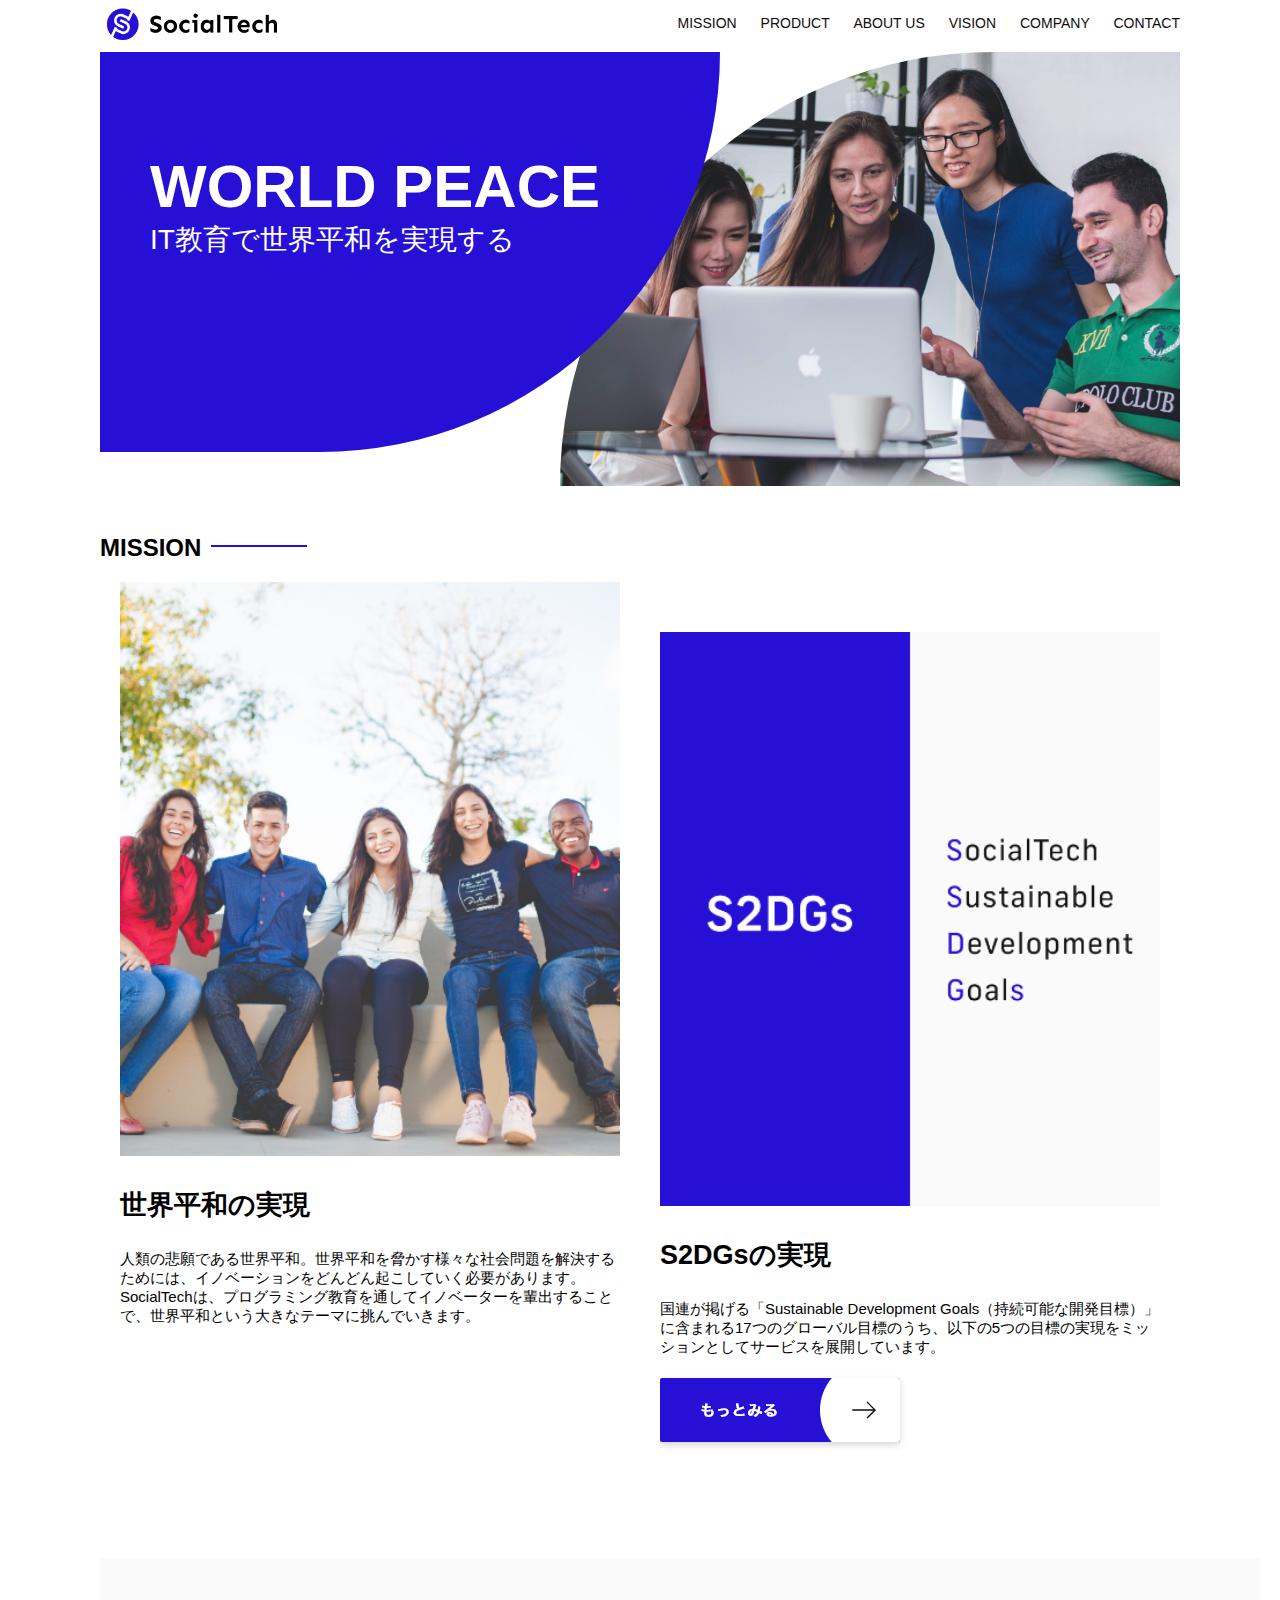
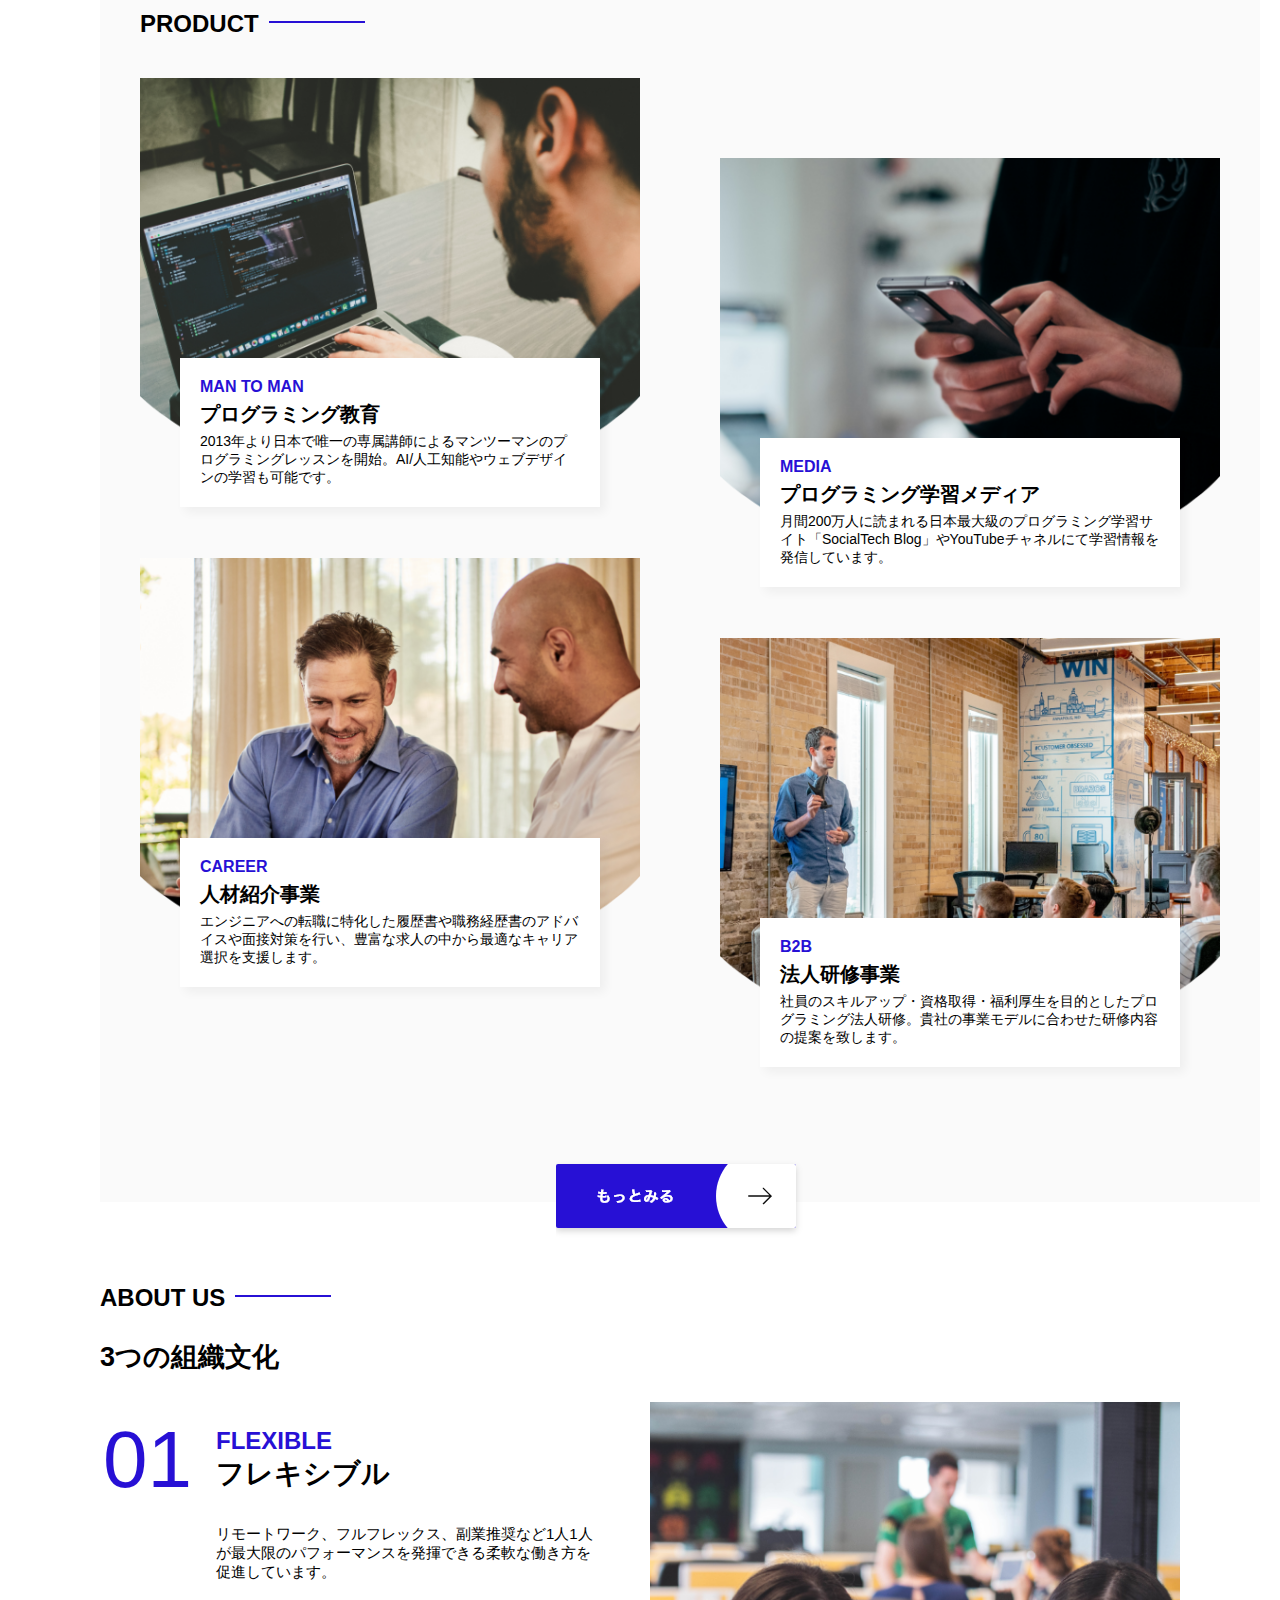
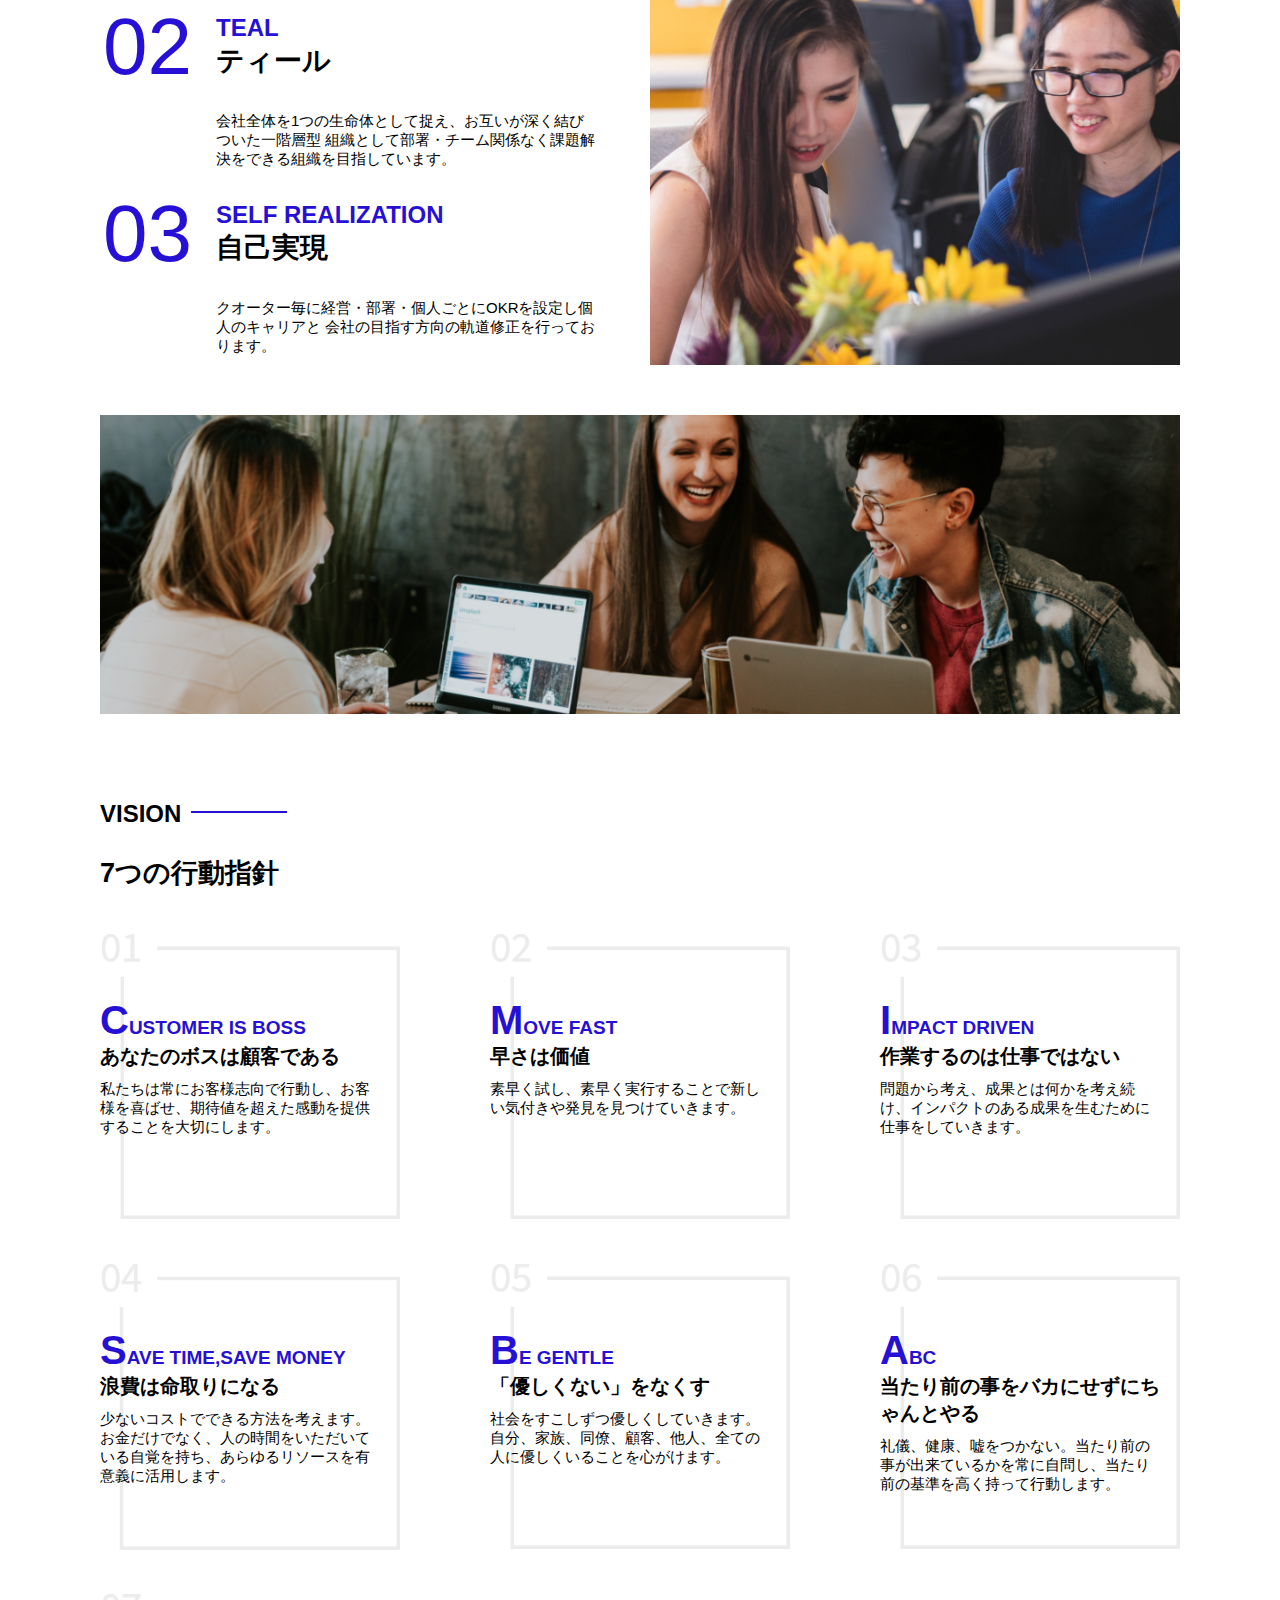
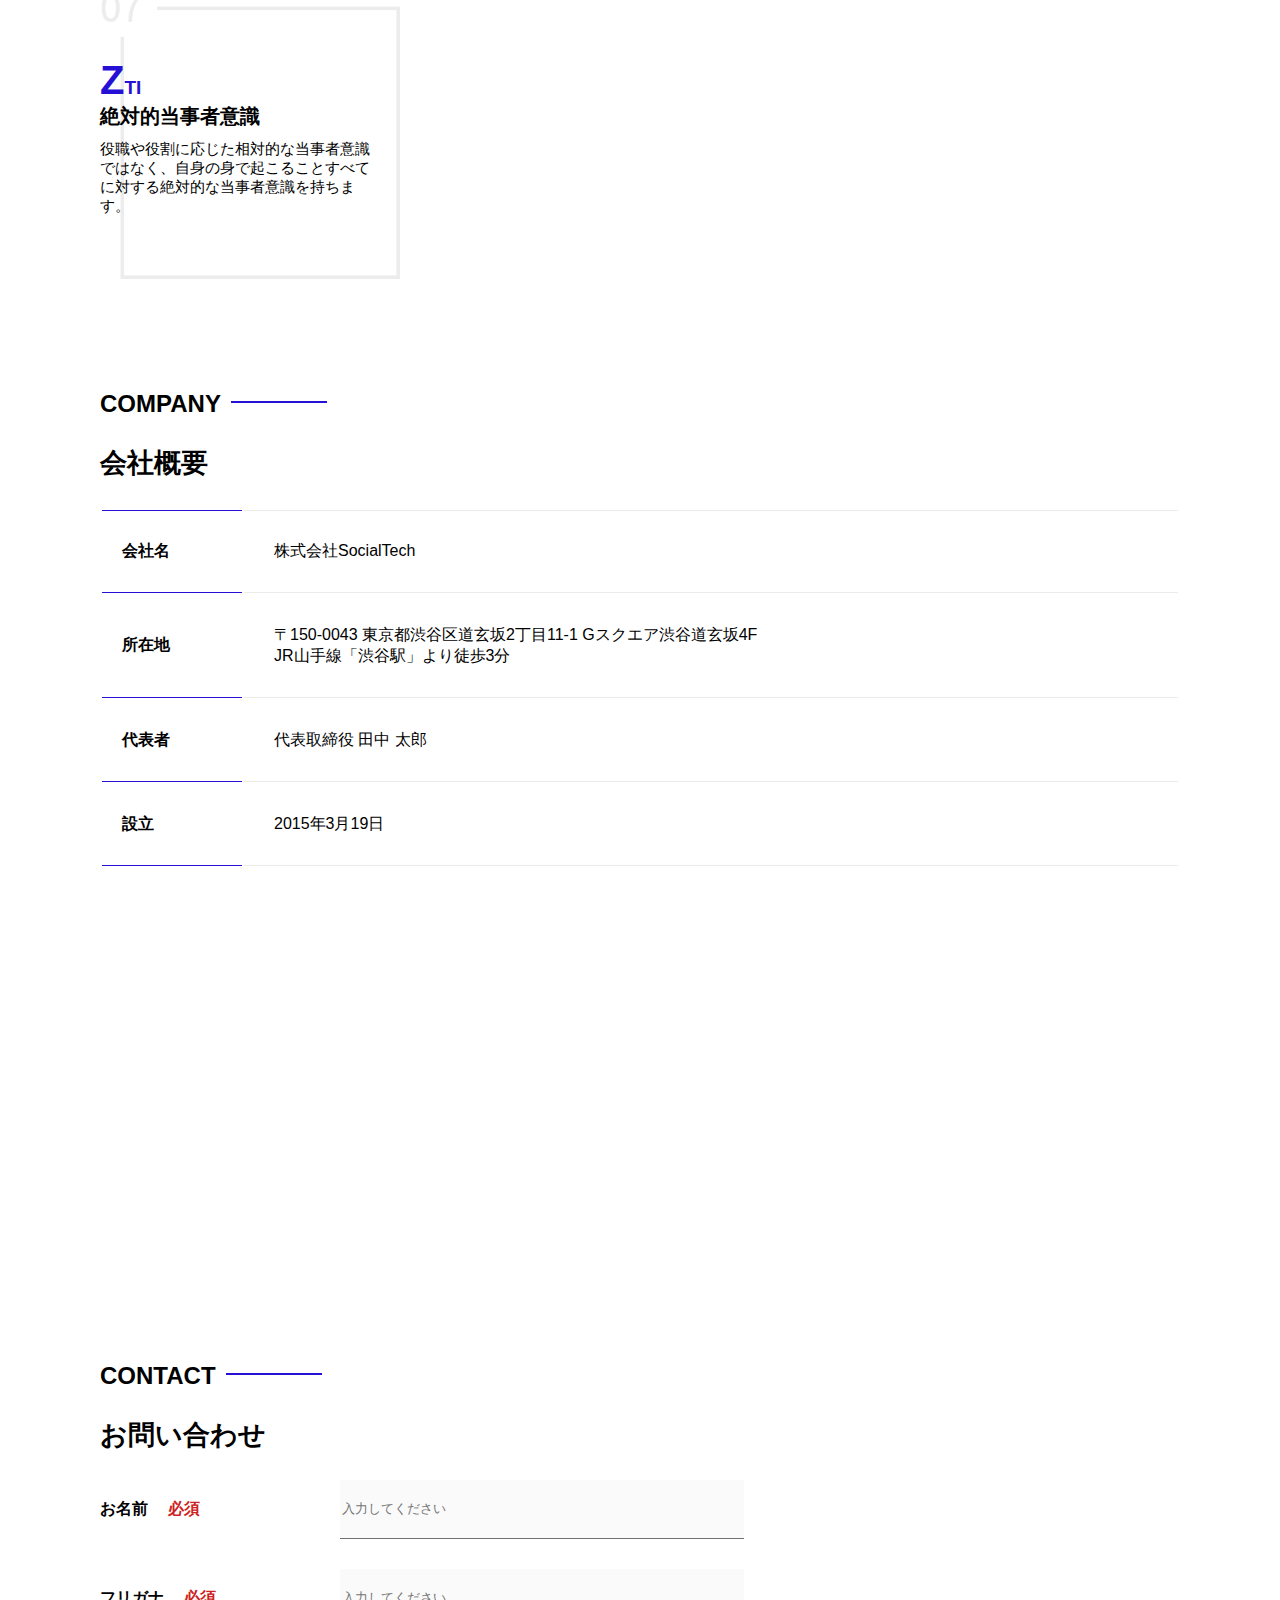
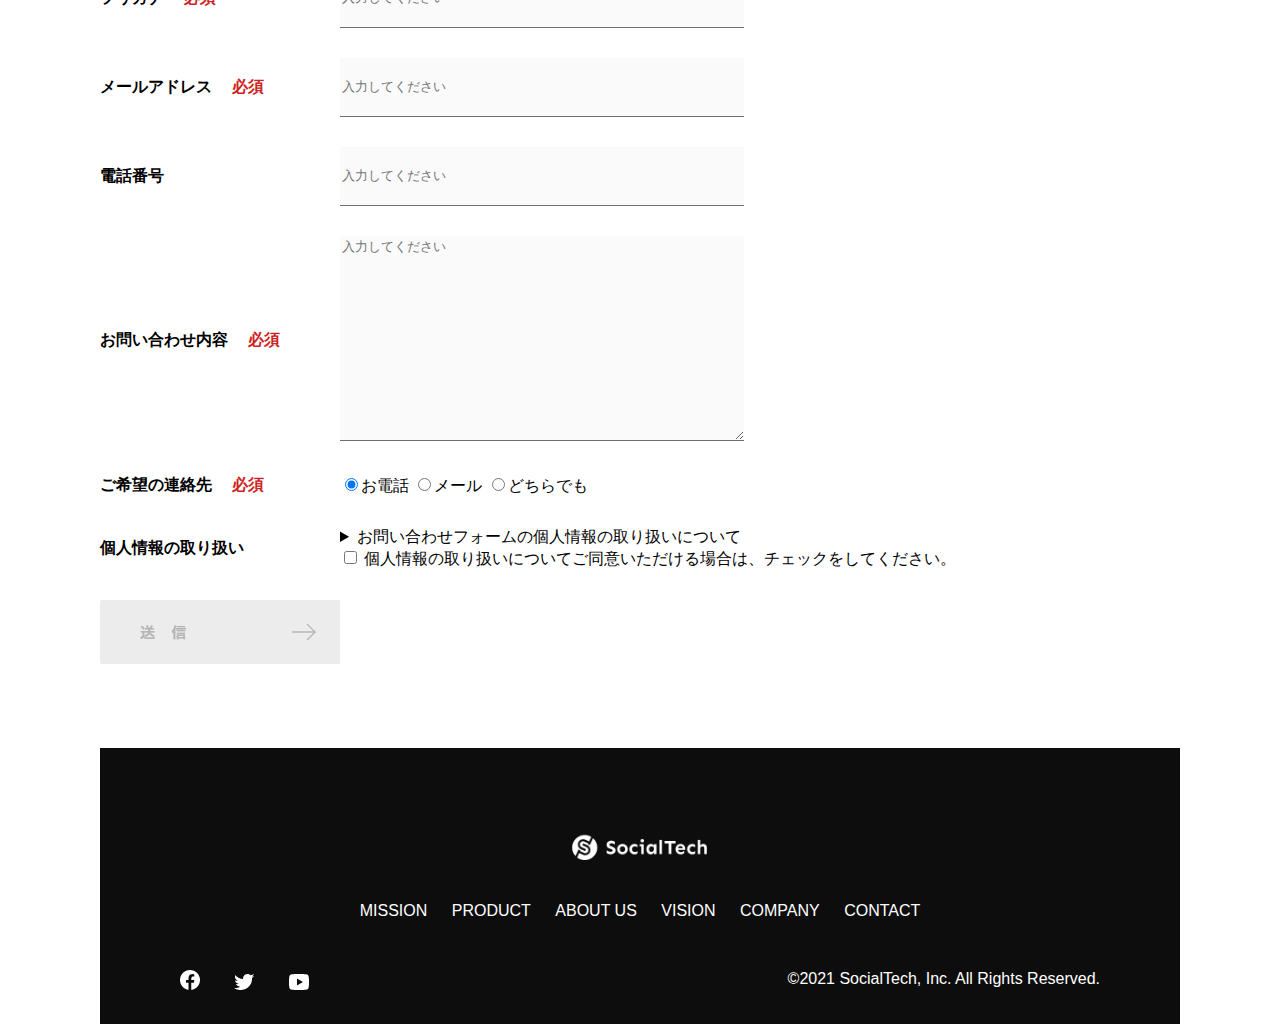
<file: index.html>
<!DOCTYPE html>
<html>
  <head>
    <title>SocialTech</title>
    <meta charset="utf-8">
    <meta name="description" content="SocialTechはEdTech業界のリーディングカンパニーを目指します。">
    <meta name="viewport" content="width=device-width, initial-scale=1.0">
    <link rel="stylesheet" href="style.css">
  </head>
  <body>
    <!-- ヘッダー -->
    <header>
      <!-- ロゴ -->
      <a href="index.html" id="logo"><img src="images/logo.png" alt="トップページに戻る"></a>

      <!-- PC用ナビゲーション -->
      <nav id="nav-pc">
        <a href="mission.html">MISSION</a>
        <a href="product.html">PRODUCT</a>
        <a href="index.html#aboutus">ABOUT US</a>
        <a href="index.html#vision">VISION</a>
        <a href="index.html#company">COMPANY</a>
        <a href="index.html#contact">CONTACT</a>
      </nav>
      <!-- スマホ用メニューボタン -->
      <img id="menu-sp" src="images/button-menu.png" alt="ナビゲーションを開く" onclick="document.getElementById('nav-sp').style.display = 'block'">

      <!-- スマホ用ナビゲーション -->
      <nav id="nav-sp">
        <img id="close" src="images/button-close.png" alt="ナビゲーションを閉じる" onclick="document.getElementById('nav-sp').style.display = 'none'">
        <a id="logo-sp" href="index.html" onclick="document.getElementById('nav-sp').style.display = 'none'"><img
           src="images/logo-sp.png" alt="トップページに戻る"></a>
           <a class="menu" href="mission.html" onclick="document.getElementById('nav-sp').style.display = 'none'">MISSION</a>
           <a class="menu" href="product.html" onclick="document.getElementById('nav-sp').style.display = 'none'">PRODUCT</a>
           <a class="menu" href="index.html#aboutus" onclick="document.getElementById('nav-sp').style.display = 'none'">ABOUT 
            US</a>
           <a class="menu" href="index.html#vision"
            onclick="document.getElementById('nav-sp').style.display = 'none'">VISION</a>
           <a class="menu" href="index.html#company"
           onclick="document.getElementById('nav-sp').style.display = 'none'">COMPANY</a>
           <a class="menu" href="index.html#contact"
           onclick="document.getElementById('nav-sp').style.display = 'none'">CONTACT</a>
           <div id="sns">
            <a href="https://www.facebook.com/sejuku2013"><img src="images/button-facebook.png" alt="Facebookのリンク"></a>
            <a href="https://twitter.com/samuraijuku"><img src="images/button-twitter.png" alt="Xのリンク"></a>
            <a href="https://www.youtube.com/channel/UCCFOQO5aDK0xXam4cUQXT8g"><img src="images/button-youtube.png" alt="YouTubeのリンク"></a>
           </div>
      </nav>
    </header>
    <main>
      <article>
        <!-- メインビジュアル -->
        <section id="main-visual">
          <div id="main-message">
            <h1>WORLD PEACE</h1>
            <p>IT教育で世界平和を実現する</p>
          </div>
          <img src="images/index/index-main.png" alt="PCの周りに集まる多国籍の仲間たち">
        </section>
        <!-- ミッション -->
        <section id="mission">
          <h2 class="index-h2">MISSION</h2>
          <div id="mission-flex">
            <div>
              <img id="mission-photo" src="images/index/index-mission.png" alt="屋外のベンチで写真を撮影する多国籍の仲間たち">
              <h3>世界平和の実現</h3>
              <p>
                人類の悲願である世界平和。世界平和を脅かす様々な社会問題を解決するためには、イノベーションをどんどん起こしていく必要があります。SocialTechは、プログラミング教育を通してイノベーターを輩出することで、世界平和という大きなテーマに挑んでいきます。
              </p>
            </div>
            <div>
              <img id="s2dgs" src="images/index/s2dgs.png" alt="S2DGs">
              <h3>S2DGsの実現</h3>
              <p>
                国連が掲げる「Sustainable Development Goals（持続可能な開発目標）」に含まれる17つのグローバル目標のうち、以下の5つの目標の実現をミッションとしてサービスを展開しています。</p>
                <a href="mission.html">
                  <img src="images/button-more.png" alt="もっとみる">
                </a>
            </div>
          </div>
        </section>
        <!-- プロダクト -->
        <section id="product">
          <h2 class="index-h2">PRODUCT</h2>
         <div>
          <div id="product-left">
            <div>
              <img class="product-photo" src="images/index/index-mantoman.png" alt="PCでコードを書く男性">
              <div class="product-explain">
                <span>MAN TO MAN</span>
                <h3>プログラミング教育</h3>
                <p>2013年より日本で唯一の専属講師によるマンツーマンのプログラミングレッスンを開始。AI/人工知能やウェブデザインの学習も可能です。</p>
              </div>
            </div>
            <div>
              <img class="product-photo" src="images/index/index-career.png" alt="笑顔で話し合う2人の男性">
              <div class="product-explain">
                <span>CAREER</span>
                <h3>人材紹介事業</h3>
                <p>エンジニアへの転職に特化した履歴書や職務経歴書のアドバイスや面接対策を行い、豊富な求人の中から最適なキャリア選択を支援します。</p>
              </div>
            </div>
          </div>
          <div id="product-right">
            <div>
              <img class="product-photo" src="images/index/index-media.png" alt="スマートフォンを操作する人">
              <div class="product-explain">
                <span>MEDIA</span>
                <h3>プログラミング学習メディア</h3>
                <p>月間200万人に読まれる日本最大級のプログラミング学習サイト「SocialTech Blog」やYouTubeチャネルにて学習情報を発信しています。</p>
              </div>
            </div>
            <div>
              <img class="product-photo" src="images/index/index-b2b.png" alt="講演中の男性とそれを聴く人々">
              <div class="product-explain">
                <span>B2B</span>
                <h3>法人研修事業</h3>
                <p>社員のスキルアップ・資格取得・福利厚生を目的としたプログラミング法人研修。貴社の事業モデルに合わせた研修内容の提案を致します。</p>
              </div>
            </div>
          </div>
        </div>
        <div>
          <a id="product-more" href="product.html">
            <img src="images/button-more.png" alt="もっとみる">
          </a>
        </div>
        </section>
        <!-- ABOUT US -->
        <section id="aboutus">
          <h2 class="index-h2">ABOUT US</h2>
          <h3>3つの組織文化</h3>
          <div>
            <table class="culture-table">
              <tr>
                <td>
                  <span class="culture-num">01</span>
                </td>
                <td>
                  <span class="culture-en">FLEXIBLE</span>
                  <span class="culture-jp">フレキシブル</span>
                </td>
              </tr>
              <tr>
                <td>
                  <!-- 空のセル -->
                </td>
                <td>
                  <p class="culture-description">
                    リモートワーク、フルフレックス、副業推奨など1人1人が最大限のパフォーマンスを発揮できる柔軟な働き方を促進しています。
                  </p>
                </td>
              </tr>
              <tr>
                <td>
                  <span class="culture-num">02</span>
                </td>
                <td>
                  <span class="culture-en">TEAL</span>
                  <span class="culture-jp">ティール</span>
                </td>
              </tr>
              <tr>
                <td>
                  <!-- 空のセル -->
                </td>
                <td>
                  <p class="culture-description">
                    会社全体を1つの生命体として捉え、お互いが深く結びついた一階層型
                    組織として部署・チーム関係なく課題解決をできる組織を目指しています。
                  </p>
                </td>
              </tr>
              <tr>
                <td>
                  <span class="culture-num">03</span>
                </td>
                <td>
                  <span class="culture-en">SELF REALIZATION</span>
                  <span class="culture-jp">自己実現</span>
                </td>
              </tr>
              <tr>
                <td>
                  <!-- 空のセル -->
                </td>
                <td>
                  <p class="culture-description">
                    クオーター毎に経営・部署・個人ごとにOKRを設定し個人のキャリアと
                    会社の目指す方向の軌道修正を行っております。
                  </p>
                </td>
              </tr>
            </table>
            <img class="culture-img" src="images/index/index-aboutus1.png" alt="笑顔で話し合う2人の女性">
          </div>
          <img class="culture-img2" src="images/index/index-aboutus2.png" alt="笑顔で話し合う3人の男女">
        </section>
        <!-- VISION -->
        <section id="vision">
          <h2 class="index-h2">VISION</h2>
          <h3>7つの行動指針</h3>
          <div>
            <div class="vision-box">
              <img src="images/index/vision-01.png" alt="01">
              <span>
                <h4>CUSTOMER IS BOSS</h4>
                <h5>あなたのボスは顧客である</h5>
                <p>私たちは常にお客様志向で行動し、お客様を喜ばせ、期待値を超えた感動を提供することを大切にします。</p>
              </span>
            </div>
            <div class="vision-box">
              <img src="images/index/vision-02.png" alt="02">
              <span>
                <h4>MOVE FAST</h4>
                <h5>早さは価値</h5>
                <p>素早く試し、素早く実行することで新しい気付きや発見を見つけていきます。</p>
              </span>
            </div>
            <div class="vision-box">
              <img src="images/index/vision-03.png" alt="03">
              <span>
                <h4>IMPACT DRIVEN</h4>
                <h5>作業するのは仕事ではない</h5>
                <p>問題から考え、成果とは何かを考え続け、インパクトのある成果を生むために仕事をしていきます。</p>
              </span>
            </div>
            <div class="vision-box">
              <img src="images/index/vision-04.png" alt="04">
              <span>
                <h4>SAVE TIME,SAVE MONEY</h4>
                <h5>浪費は命取りになる</h5>
                <p>少ないコストでできる方法を考えます。お金だけでなく、人の時間をいただいている自覚を持ち、あらゆるリソースを有意義に活用します。</p>
              </span>
            </div>
            <div class="vision-box">
              <img src="images/index/vision-05.png" alt="05">
              <span>
                <h4>BE GENTLE</h4>
                <h5>「優しくない」をなくす</h5>
                <p>社会をすこしずつ優しくしていきます。自分、家族、同僚、顧客、他人、全ての人に優しくいることを心がけます。</p>
              </span>
            </div>
            <div class="vision-box">
              <img src="images/index/vision-06.png" alt="06">
              <span>
                <h4>ABC</h4>
                <h5>当たり前の事をバカにせずにちゃんとやる</h5>
                <p>礼儀、健康、嘘をつかない。当たり前の事が出来ているかを常に自問し、当たり前の基準を高く持って行動します。</p>
              </span>
            </div>
            <div class="vision-box">
              <img src="images/index/vision-07.png" alt="07">
              <span>
                <h4>ZTI</h4>
                <h5>絶対的当事者意識</h5>
                <p>役職や役割に応じた相対的な当事者意識ではなく、自身の身で起こることすべてに対する絶対的な当事者意識を持ちます。</p>
              </span>
            </div>
          </div>
        </section>
        <!-- COMPANY -->
        <section id="company">
          <h2 class="index-h2">COMPANY</h2>
          <h3>会社概要</h3>
          <table id="company-table">
            <tr>
              <th class="tableheader-first">会社名</th>
              <td class="cell-first">株式会社SocialTech</td>
            </tr>
            <tr>
              <th class="tableheader">所在地</th>
              <td class="cell">〒150-0043 東京都渋谷区道玄坂2丁目11-1 Gスクエア渋谷道玄坂4F<br>JR山手線「渋谷駅」より徒歩3分</td>
            </tr>
            <tr>
              <th class="tableheader">代表者</th>
              <td class="cell">代表取締役 田中 太郎</td>
            </tr>
            <tr>
              <th class="tableheader">設立</th>
              <td class="cell">2015年3月19日</td>
            </tr>
          </table>
          <iframe src="https://www.google.com/maps/embed?pb=!1m18!1m12!1m3!1d3241.776998053445!2d139.69358951051973!3d35.65786553114434!2m3!1f0!2f0!3f0!3m2!1i1024!2i768!4f13.1!3m3!1m2!1s0x60188b55ffeaaaab%3A0x552bb81dbe5fefb7!2z44CSMTUwLTAwNDMg5p2x5Lqs6YO95riL6LC35Yy66YGT546E5Z2C77yS5LiB55uu77yR77yR4oiS77yR77yR!5e0!3m2!1sja!2sjp!4v1692789780315!5m2!1sja!2sjp"
           width="600" height="450" style="border:0;" allowfullscreen="" loading="lazy" referrerpolicy="no-referrer-when-downgrade">
          </iframe>
        </section>
        <!-- お問い合わせフォーム -->
        <section id="contact">
          <h2 class="index-h2">CONTACT</h2>
          <h3>お問い合わせ</h3>
          <!-- STATIC FORMSのフォームタグ -->
          <form action="https://api.staticforms.xyz/submit" method="post">
            <input type="text" name="honeypot" style="display:none">
            <!-- STATIC FORMSのアクセスキー -->
            <input type="hidden" name="accessKey" value="e8e9e487-4570-4bc4-bed6-49a291977e2c">
            <!-- メールのタイトル -->
            <input type="hidden" name="subject" value="お問い合わせフォーム" />
            <!-- 送信先のメールアドレスをvalueに設定する -->
            <input type="hidden" name="replyTo" value="acc.k.iwami@gmail.com">
            <!-- redirectToのURLは公開後のURLへリンクする -->
            <input type="hidden" name="redirectTo" value="">
            <div>
              <div class="contact-heading">
                <label class="contact-label">お名前<span class="contact-span">必須</span></label>
              </div>
              <div>
                <input type="text" name="name" placeholder="入力してください" class="contact-textbox">
              </div>
            </div>
            <div>
              <div class="contact-heading">
                <label class="contact-label">フリガナ<span class="contact-span">必須</span></label>
              </div>
              <div>
                <input type="text" name="hurigana" placeholder="入力してください" class="contact-textbox">
              </div>
            </div>
            <div>
              <div class="contact-heading">
                <label class="contact-label">メールアドレス<span class="contact-span">必須</span></label>
              </div>
              <div>
                <input type="text" name="email" placeholder="入力してください" class="contact-textbox">
              </div>
            </div>
            <div>
              <div class="contact-heading">
                <label class="contact-label">電話番号</label>
              </div>
              <div>
                <input type="text" name="tel" placeholder="入力してください" class="contact-textbox">
              </div>
            </div>
            <div>
              <div class="contact-heading">
                <label class="contact-label">お問い合わせ内容<span class="contact-span">必須</span></label>
              </div>
              <div>
                <textarea class="contact-textarea" placeholder="入力してください" name="message"></textarea>
              </div>
            </div>
            <div>
              <div class="contact-heading">
                <label class="contact-label">ご希望の連絡先<span class="contact-span">必須</span></label>
              </div>
              <div>
                <input class="radiobutton" type="radio" value="tel" name="contact" checked><label>お電話</label>
                <input class="radiobutton" type="radio" value="mail" name="contact"><label>メール</label>
                <input class="radiobutton" type="radio" value="both" name="contact"><label>どちらでも</label>
              </div>
            </div>
            <div>
              <div class="contact-heading">
                <label class="contact-label">個人情報の取り扱い</label>
              </div>
              <div>
                <details>
                  <summary>お問い合わせフォームの個人情報の取り扱いについて</summary>
                  <div>
                    <span>１．組織の名称又は氏名</span><br>
                    株式会社SocialTech<br><br>
                    <span>２．個人情報保護管理者（若しくはその代理人）の氏名又は職名、所属及び連絡先
                      鈴木 一郎 コーポレート部</span><br>
                      メールアドレス:support@socialtech.net<br>
                      TEL:03-xxxx-xxxx<br>
                      <span>３．個人情報の利用目的</span><br>
                      ・本サービス及び本サービスに関連する情報の提供又はそれらに関する連絡のため<br>
                      ・ユーザーの本人確認のため<br>
                      ・当社サービスのご案内のため<br>
                      ・当社の商品等の広告または宣伝（電子メールによるものを含むものとします。）<br><br>
                      <span>４．個人情報の取り扱い業務の委託</span><br>
                      個人情報の取扱業務の全部または一部を外部に業務委託する場合があります。<br>
                      その際、弊社は、個人情報を適切に保護できる管理体制を敷き実行していることを条件として<br>
                      委託先を厳選したうえで、機密保持契約を委託先と締結し、お客様の個人情報を厳密に管理させます。<br><br>
                      <span>５．個人情報の開示等の請求</span><br>
                      お客様は、弊社に対してご自身の個人情報の開示等（利用目的の通知、開示、内容の訂正・追加・削除、利用の停止または消去、第三者への提供の停止）に関して、当社問合わせ窓口に申し出ることができます。<br>
                      その際、弊社はお客様ご本人を確認させていただいたうえで、合理的な期間内に対応いたします。<br><br>
                      なお、個人情報に関する弊社問合わせ先は、次の通りです。<br><br>
                      株式会社SocialTech　個人情報問合せ窓口<br>
                      〒150-0043　東京都渋谷区道玄坂2丁目11-1 Ｇスクエア渋谷道玄坂 4F<br>
                      メールアドレス：support@socialtech.net　TEL：03-xxxx-xxxx<br><br>
                      <span>６．個人情報を提供されることの任意性について</span><br><br>
                      お客様がご自身の個人情報を弊社に提供されるか否かは、お客様のご判断によりますが、もしご提供されない場合には、適切なサービスが提供できない場合がありますので予めご了承ください。
                  </div>
                </details>
                <input type="checkbox" name="agree">
                <span>個人情報の取り扱いについてご同意いただける場合は、チェックをしてください。</span>
              </div>
            </div>
            <input type="image" value="submit" src="images/button-submit.png" alt="送信する">
          </form>
        </section>
      </article>
      <footer>
        <div id="footer-logo">
          <img src="images/logo-sp.png" alt="SocialTech">
        </div>
        <div id="footer-link">
          <a href="mission.html">MISSION</a>
          <a href="product.html">PRODUCT</a>
          <a href="index.html#aboutus">ABOUT US</a>
          <a href="index.html#vision">VISION</a>
          <a href="index.html#company">COMPANY</a>
          <a href="index.html#contact">CONTACT</a>
        </div>
        <div id="sns-footer">
          <a href="https://www.facebook.com/sejuku2013"><img src="images/button-facebook.png" alt="Facebookのリンク"></a>
          <a href="https://twitter.com/samuraijuku"><img src="images/button-twitter.png" alt="Xのリンク"></a>
          <a href="https://www.youtube.com/channel/UCCFOQO5aDK0xXam4cUQXT8g"><img src="images/button-youtube.png" alt="YouTubeのリンク"></a>
          <span id="copyright">&copy;2021 SocialTech, Inc. All Rights Reserved. </span>
        </div>
      </footer>
    </main>
  </body>
</html>
</file>
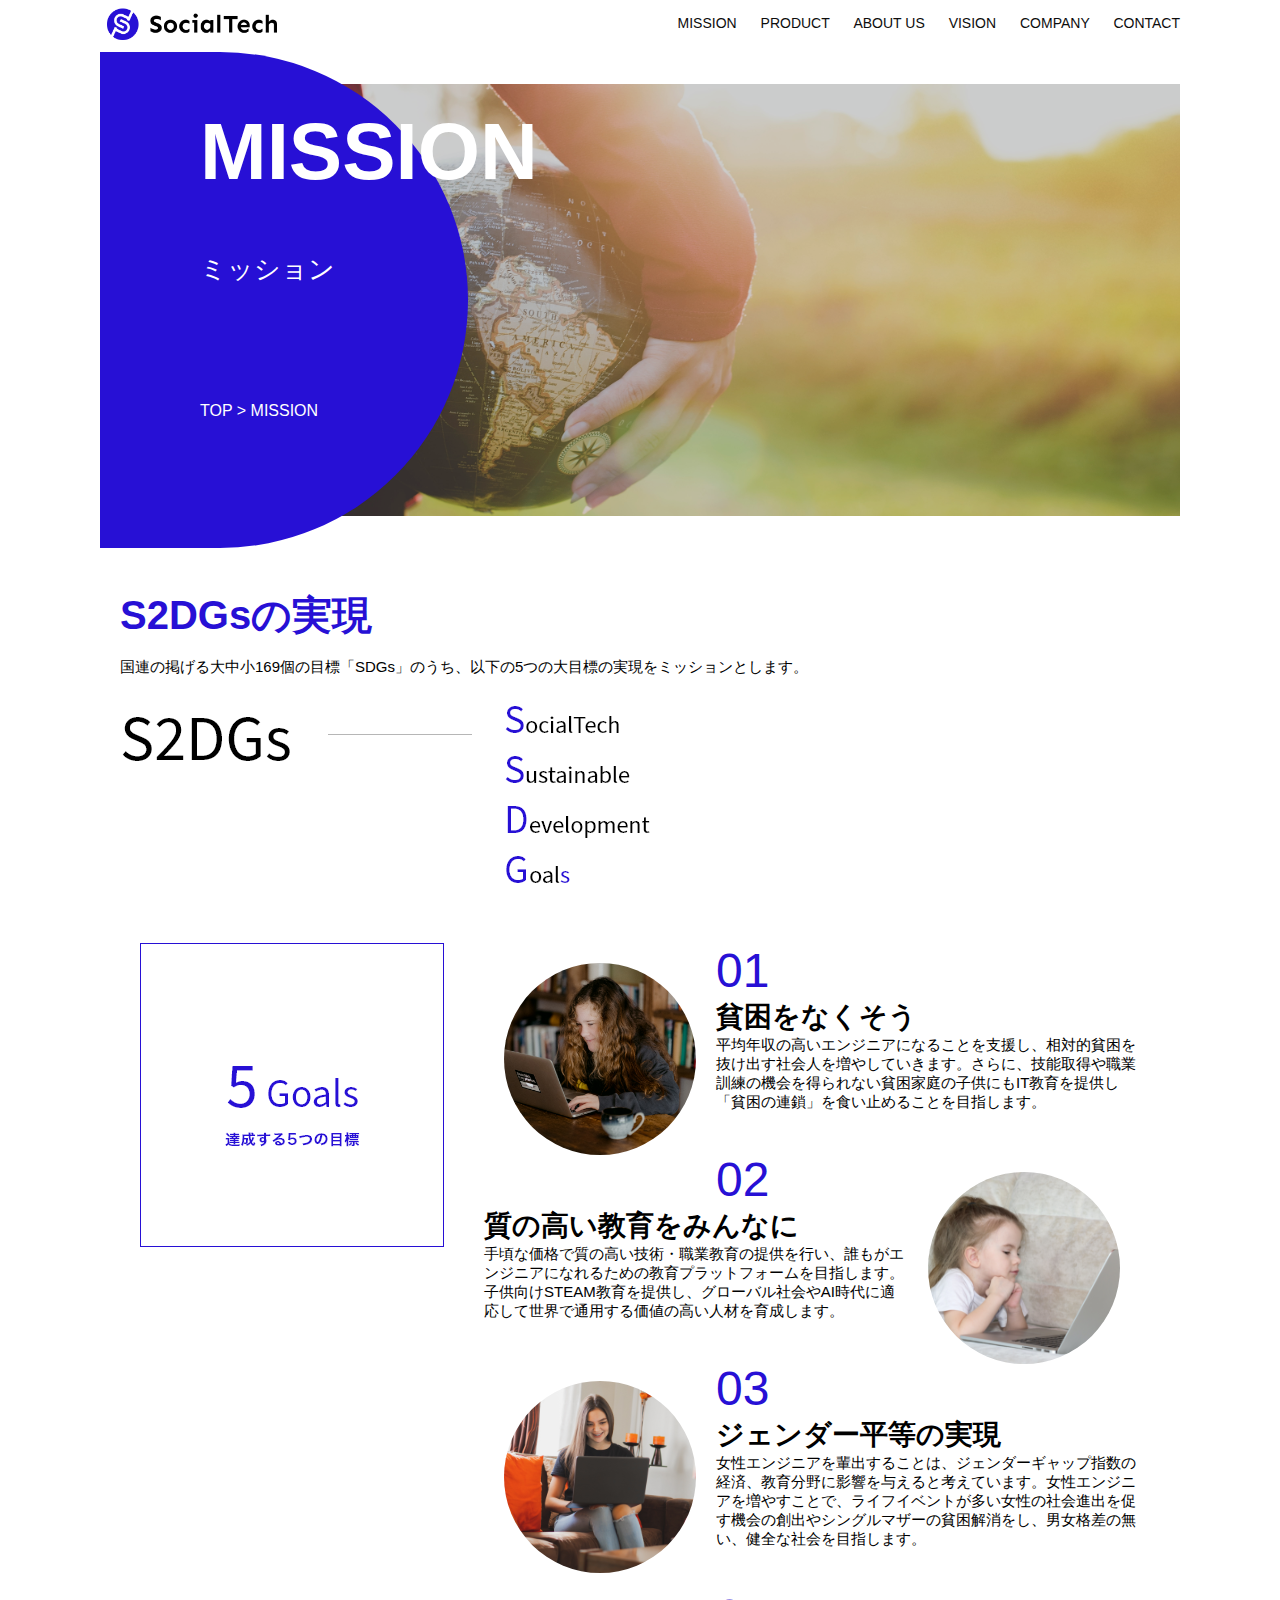
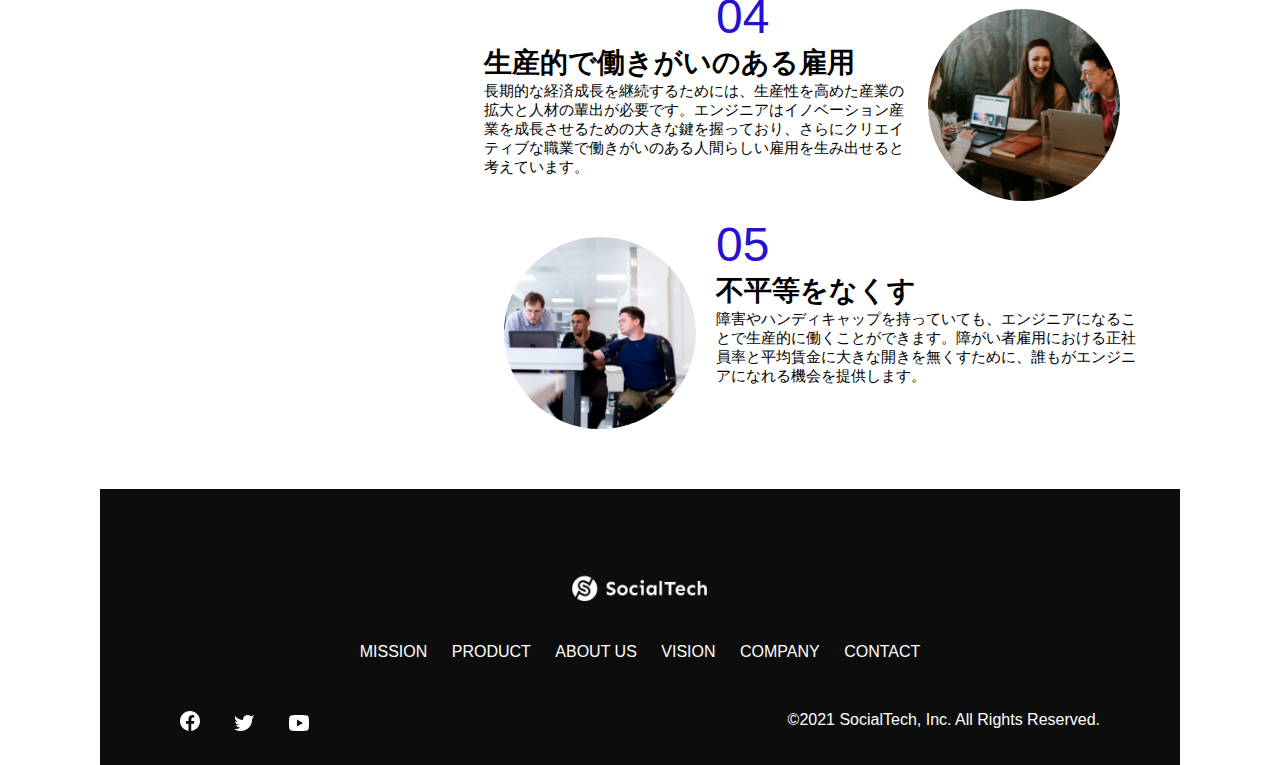
<file: mission.html>
<!DOCTYPE html>
<html>
  <head>
    <title>SocialTech - MISSION ミッション -</title>
    <meta charset="utf-8">
    <meta name="description" content="SocialTechが目指す5つの目標（S2DGs)を紹介します">
    <meta name="viewport" content="width=device-width, initial-scale=1.0">
    <link rel="stylesheet" href="style.css">
  </head>
  <body>
    <!-- ヘッダー -->
    <header>
      <!-- ロゴ -->
      <a href="index.html" id="logo"><img src="images/logo.png" alt="トップページに戻る"></a>

      <!-- PC用ナビゲーション -->
      <nav id="nav-pc">
        <a href="mission.html">MISSION</a>
        <a href="product.html">PRODUCT</a>
        <a href="index.html#aboutus">ABOUT US</a>
        <a href="index.html#vision">VISION</a>
        <a href="index.html#company">COMPANY</a>
        <a href="index.html#contact">CONTACT</a>
      </nav>
      <!-- スマホ用メニューボタン -->
      <img id="menu-sp" src="images/button-menu.png" alt="ナビゲーションを開く" onclick="document.getElementById('nav-sp').style.display = 'block'">

      <!-- スマホ用ナビゲーション -->
      <nav id="nav-sp">
        <img id="close" src="images/button-close.png" alt="ナビゲーションを閉じる" onclick="document.getElementById('nav-sp').style.display = 'none'">
        <a id="logo-sp" href="index.html" onclick="document.getElementById('nav-sp').style.display = 'none'"><img
           src="images/logo-sp.png" alt="トップページに戻る"></a>
           <a class="menu" href="mission.html" onclick="document.getElementById('nav-sp').style.display = 'none'">MISSION</a>
           <a class="menu" href="product.html" onclick="document.getElementById('nav-sp').style.display = 'none'">PRODUCT</a>
           <a class="menu" href="index.html#aboutus" onclick="document.getElementById('nav-sp').style.display = 'none'">ABOUT 
            US</a>
           <a class="menu" href="index.html#vision"
            onclick="document.getElementById('nav-sp').style.display = 'none'">VISION</a>
           <a class="menu" href="index.html#company"
           onclick="document.getElementById('nav-sp').style.display = 'none'">COMPANY</a>
           <a class="menu" href="index.html#contact"
           onclick="document.getElementById('nav-sp').style.display = 'none'">CONTACT</a>
           <div id="sns">
            <a href="https://www.facebook.com/sejuku2013"><img src="images/button-facebook.png" alt="Facebookのリンク"></a>
            <a href="https://twitter.com/samuraijuku"><img src="images/button-twitter.png" alt="Xのリンク"></a>
            <a href="https://www.youtube.com/channel/UCCFOQO5aDK0xXam4cUQXT8g"><img src="images/button-youtube.png" alt="YouTubeのリンク"></a>
           </div>
      </nav>
    </header>
    <main>
      <article>
        <section id="mission-main">
          <div id="mission-title">
            <h1>MISSION</h1>
            <span>ミッション</span>
            <div>TOP > MISSION</div>
          </div>
        </section>
        <section id="mission-s2dgs">
          <h2 class="mission-h2">S2DGsの実現</h2>
          <p>国連の掲げる大中小169個の目標「SDGs」のうち、以下の5つの大目標の実現をミッションとします。</p>
          <img src="images/mission/mission-s2dgs.png" alt="S2DGs">
        </section>
        <section id="mission-5goals">
          <div>
            <img id="s2dgs-image" src="images/mission/mission-5goals.png" alt="5Goals">
          </div>
          <div>
            <div>
              <img class="fivegoals-image-left" src="images/mission/mission-5goals01.png" alt="PCを操作する女の子">
              <span class="fivegoals-number">01</span>
              <h3 class="fivegoals-h3">貧困をなくそう</h3>
              <p class="fivegoals-p">
                平均年収の高いエンジニアになることを支援し、相対的貧困を抜け出す社会人を増やしていきます。さらに、技能取得や職業訓練の機会を得られない貧困家庭の子供にもIT教育を提供し「貧困の連鎖」を食い止めることを目指します。
              </p>
            </div>

            <div>
              <img class="fivegoals-image-right" src="images/mission/mission-5goals02.png" alt="PCを見つめる小さい女の子">
              <span class="fivegoals-number">02</span>
              <h3 class="fivegoals-h3">質の高い教育をみんなに</h3>
              <p class="fivegoals-p">
                手頃な価格で質の高い技術・職業教育の提供を行い、誰もがエンジニアになれるための教育プラットフォームを目指します。子供向けSTEAM教育を提供し、グローバル社会やAI時代に適応して世界で通用する価値の高い人材を育成します。
              </p>
            </div>

            <div>
              <img class="fivegoals-image-left" src="images/mission/mission-5goals03.png" alt="PCを操作する女性">
              <span class="fivegoals-number">03</span>
              <h3 class="fivegoals-h3">ジェンダー平等の実現</h3>
              <p class="fivegoals-p">
                女性エンジニアを輩出することは、ジェンダーギャップ指数の経済、教育分野に影響を与えると考えています。女性エンジニアを増やすことで、ライフイベントが多い女性の社会進出を促す機会の創出やシングルマザーの貧困解消をし、男女格差の無い、健全な社会を目指します。
              </p>
            </div>

            <div>
              <img class="fivegoals-image-right" src="images/mission/mission-5goals04.png" alt="笑顔で話し合う3人の男女">
              <span class="fivegoals-number">04</span>
              <h3 class="fivegoals-h3">生産的で働きがいのある雇用</h3>
              <p class="fivegoals-p">
                長期的な経済成長を継続するためには、生産性を高めた産業の拡大と人材の輩出が必要です。エンジニアはイノベーション産業を成長させるための大きな鍵を握っており、さらにクリエイティブな職業で働きがいのある人間らしい雇用を生み出せると考えています。
              </p>
            </div>

            <div>
              <img class="fivegoals-image-left" src="images/mission/mission-5goals05.png" alt="障害を持つ男性が生き生きと働く様子">
              <span class="fivegoals-number">05</span>
              <h3 class="fivegoals-h3">不平等をなくす</h3>
              <p class="fivegoals-p">
                障害やハンディキャップを持っていても、エンジニアになることで生産的に働くことができます。障がい者雇用における正社員率と平均賃金に大きな開きを無くすために、誰もがエンジニアになれる機会を提供します。
              </p>
            </div>
          </div>
        </section>
      </article>
      <footer>
        <div id="footer-logo">
          <img src="images/logo-sp.png" alt="SocialTech">
        </div>
        <div id="footer-link">
          <a href="mission.html">MISSION</a>
          <a href="product.html">PRODUCT</a>
          <a href="index.html#aboutus">ABOUT US</a>
          <a href="index.html#vision">VISION</a>
          <a href="index.html#company">COMPANY</a>
          <a href="index.html#contact">CONTACT</a>
        </div>
        <div id="sns-footer">
          <a href="https://www.facebook.com/sejuku2013"><img src="images/button-facebook.png" alt="Facebookのリンク"></a>
          <a href="https://twitter.com/samuraijuku"><img src="images/button-twitter.png" alt="Xのリンク"></a>
          <a href="https://www.youtube.com/channel/UCCFOQO5aDK0xXam4cUQXT8g"><img src="images/button-youtube.png" alt="YouTubeのリンク"></a>
          <span id="copyright">&copy;2021 SocialTech, Inc. All Rights Reserved. </span>
        </div>
      </footer>
    </main>
</file>
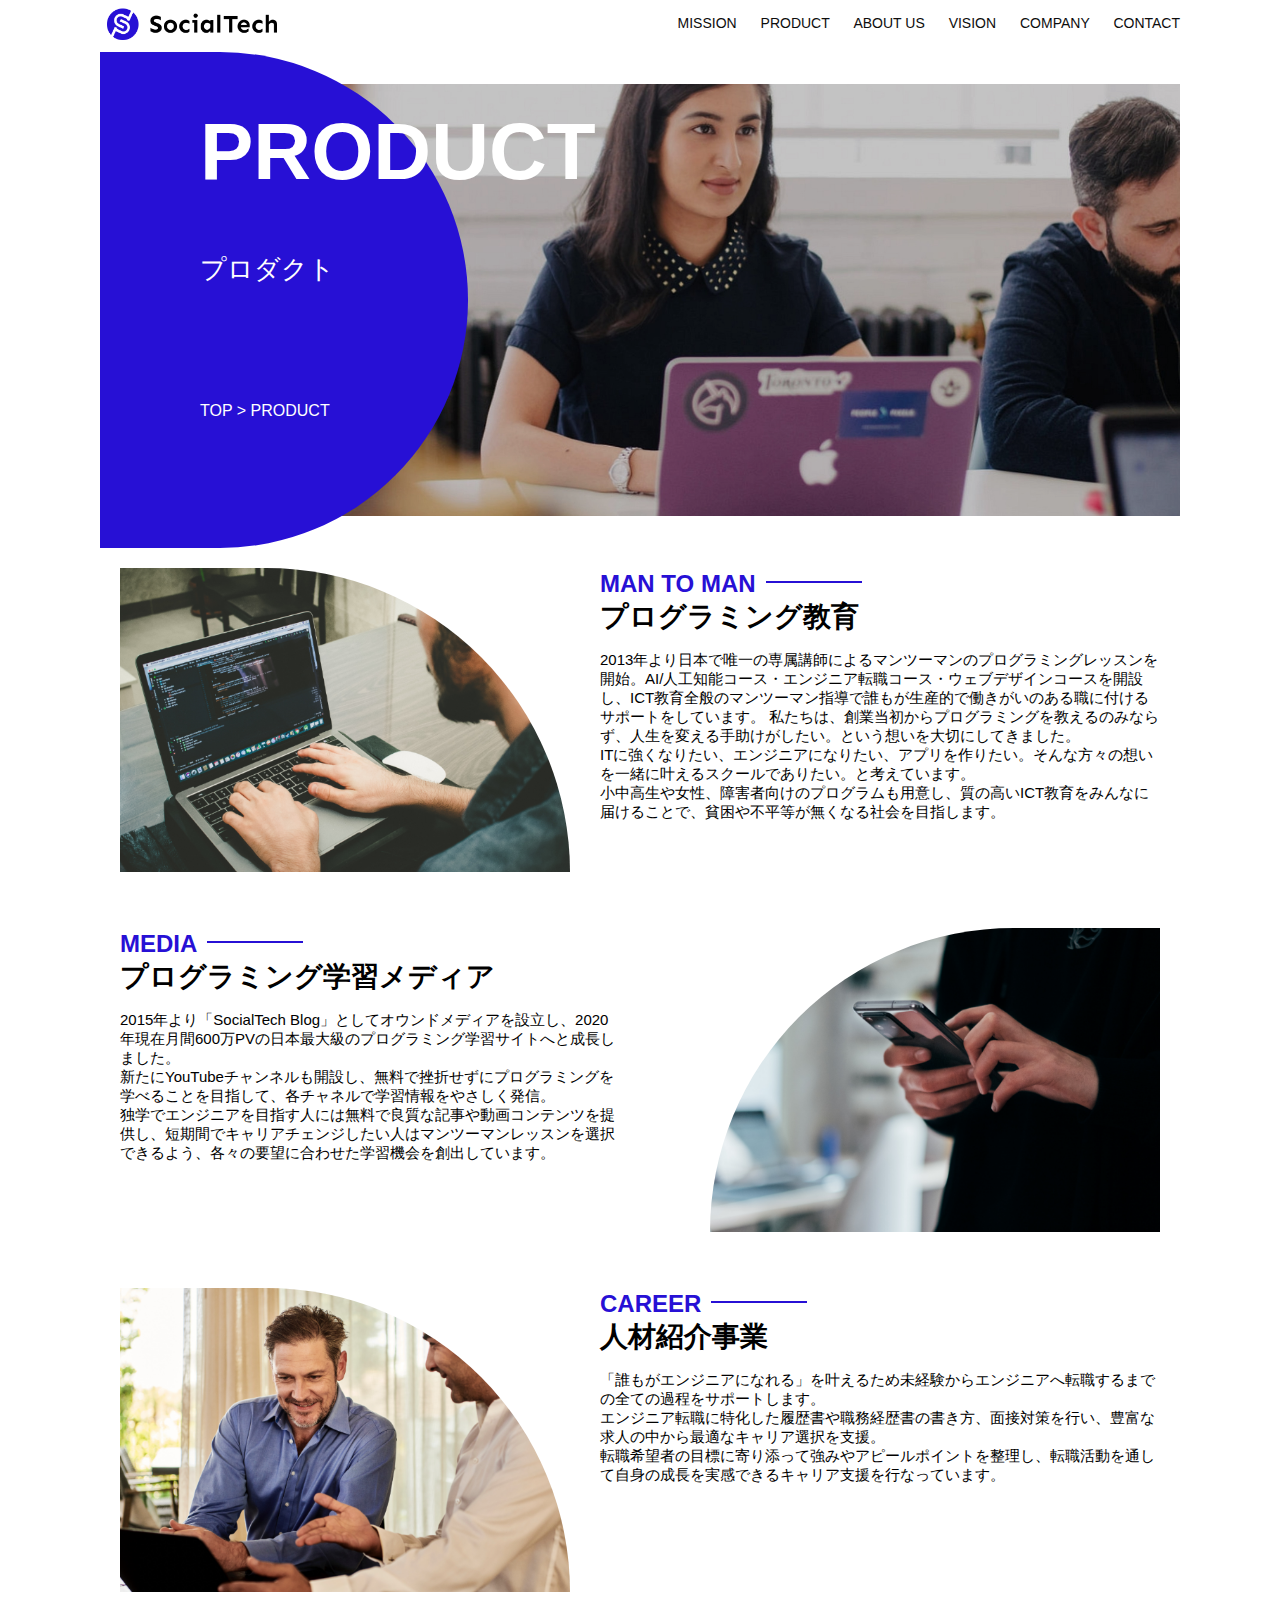
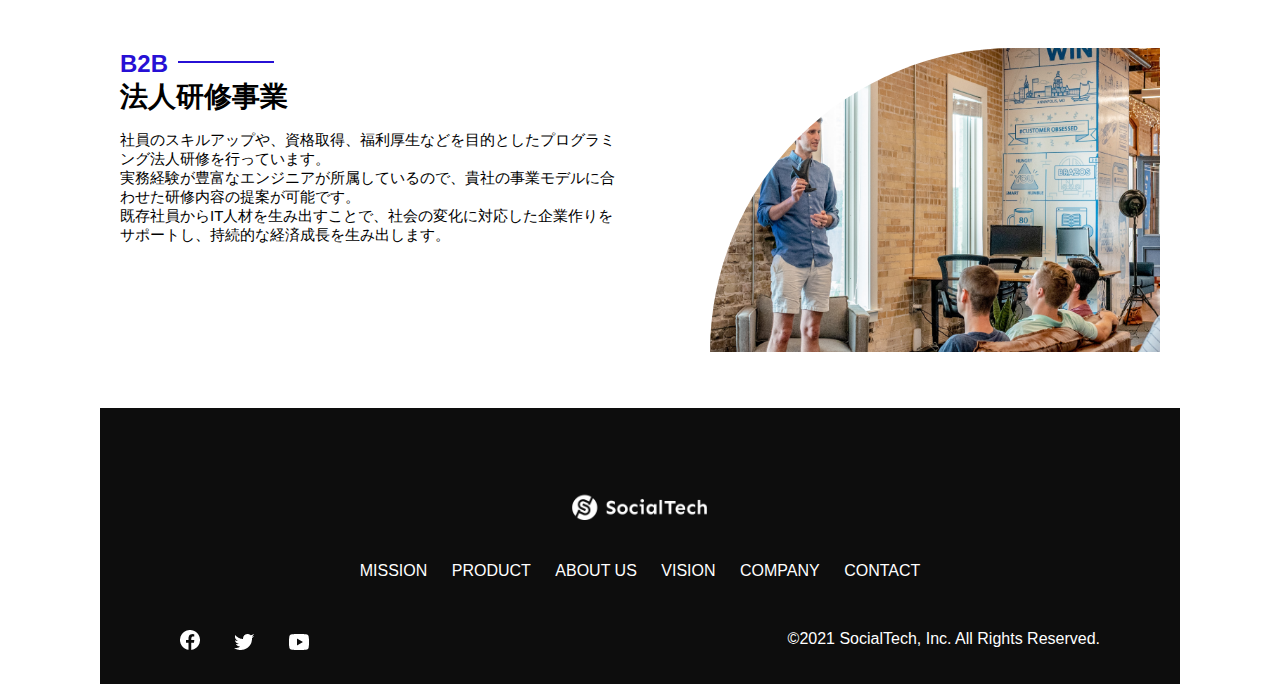
<file: product.html>
<!DOCTYPE html>
<html>
  <head>
    <title>SocialTech - PRODUCT プロダクト -</title>
    <meta charset="utf-8">
    <meta name="description" content="SocialTechの4つのプロダクトを紹介します">
    <meta name="viewport" content="width=device-width, initial-scale=1.0">
    <link rel="stylesheet" href="style.css">
  </head>
  <body>
    <!-- ヘッダー -->
    <header>
      <!-- ロゴ -->
      <a href="index.html" id="logo"><img src="images/logo.png" alt="トップページに戻る"></a>

      <!-- PC用ナビゲーション -->
      <nav id="nav-pc">
        <a href="mission.html">MISSION</a>
        <a href="product.html">PRODUCT</a>
        <a href="index.html#aboutus">ABOUT US</a>
        <a href="index.html#vision">VISION</a>
        <a href="index.html#company">COMPANY</a>
        <a href="index.html#contact">CONTACT</a>
      </nav>
      <!-- スマホ用メニューボタン -->
      <img id="menu-sp" src="images/button-menu.png" alt="ナビゲーションを開く" onclick="document.getElementById('nav-sp').style.display = 'block'">

      <!-- スマホ用ナビゲーション -->
      <nav id="nav-sp">
        <img id="close" src="images/button-close.png" alt="ナビゲーションを閉じる" onclick="document.getElementById('nav-sp').style.display = 'none'">
        <a id="logo-sp" href="index.html" onclick="document.getElementById('nav-sp').style.display = 'none'"><img
           src="images/logo-sp.png" alt="トップページに戻る"></a>
           <a class="menu" href="mission.html" onclick="document.getElementById('nav-sp').style.display = 'none'">MISSION</a>
           <a class="menu" href="product.html" onclick="document.getElementById('nav-sp').style.display = 'none'">PRODUCT</a>
           <a class="menu" href="index.html#aboutus" onclick="document.getElementById('nav-sp').style.display = 'none'">ABOUT 
            US</a>
           <a class="menu" href="index.html#vision"
            onclick="document.getElementById('nav-sp').style.display = 'none'">VISION</a>
           <a class="menu" href="index.html#company"
           onclick="document.getElementById('nav-sp').style.display = 'none'">COMPANY</a>
           <a class="menu" href="index.html#contact"
           onclick="document.getElementById('nav-sp').style.display = 'none'">CONTACT</a>
           <div id="sns">
            <a href="https://www.facebook.com/sejuku2013"><img src="images/button-facebook.png" alt="Facebookのリンク"></a>
            <a href="https://twitter.com/samuraijuku"><img src="images/button-twitter.png" alt="Xのリンク"></a>
            <a href="https://www.youtube.com/channel/UCCFOQO5aDK0xXam4cUQXT8g"><img src="images/button-youtube.png" alt="YouTubeのリンク"></a>
           </div>
      </nav>
    </header>
    <main>
      <article>
        <section id="product-main">
          <div id="product-title">
            <h1>PRODUCT</h1>
            <span>プロダクト</span>
            <div>TOP > PRODUCT</div>
          </div>
        </section>
        <section class="product-section1">
          <img src="images/product/product-mantoman.png" alt="PCでコードを書く男性">
          <div>
            <h2 class="product-h2">MAN TO MAN</h2>
            <h3 class="product-h3">プログラミング教育</h3>
            <p>
              2013年より日本で唯一の専属講師によるマンツーマンのプログラミングレッスンを開始。AI/人工知能コース・エンジニア転職コース・ウェブデザインコースを開設し、ICT教育全般のマンツーマン指導で誰もが生産的で働きがいのある職に付けるサポートをしています。
             私たちは、創業当初からプログラミングを教えるのみならず、人生を変える手助けがしたい。という想いを大切にしてきました。<br>ITに強くなりたい、エンジニアになりたい、アプリを作りたい。そんな方々の想いを一緒に叶えるスクールでありたい。と考えています。<br>小中高生や女性、障害者向けのプログラムも用意し、質の高いICT教育をみんなに届けることで、貧困や不平等が無くなる社会を目指します。
            </p>
          </div>
        </section>
        <section class="product-section2">
          <div>
            <h2 class="product-h2">MEDIA</h2>
            <h3 class="product-h3">プログラミング学習メディア</h3>
            <p>2015年より「SocialTech
              Blog」としてオウンドメディアを設立し、2020年現在月間600万PVの日本最大級のプログラミング学習サイトへと成長しました。<br>新たにYouTubeチャンネルも開設し、無料で挫折せずにプログラミングを学べることを目指して、各チャネルで学習情報をやさしく発信。<br>独学でエンジニアを目指す人には無料で良質な記事や動画コンテンツを提供し、短期間でキャリアチェンジしたい人はマンツーマンレッスンを選択できるよう、各々の要望に合わせた学習機会を創出しています。
            </p>
          </div>
          <img src="images/product/product-media.png" alt="スマートフォンを操作する人">
        </section>
        <section class="product-section1">
          <img src="images/product/product-career.png" alt="笑顔で話し合う2人の男性">
          <div>
            <h2 class="product-h2">CAREER</h2>
            <h3 class="product-h3">人材紹介事業</h3>
            <p>
              「誰もがエンジニアになれる」を叶えるため未経験からエンジニアへ転職するまでの全ての過程をサポートします。<br>エンジニア転職に特化した履歴書や職務経歴書の書き方、面接対策を行い、豊富な求人の中から最適なキャリア選択を支援。<br>転職希望者の目標に寄り添って強みやアピールポイントを整理し、転職活動を通して自身の成長を実感できるキャリア支援を行なっています。<br>
            </p>
          </div>
        </section>
        <section class="product-section2">
          <div>
            <h2 class="product-h2">B2B</h2>
            <h3 class="product-h3">法人研修事業</h3>
            <p>
              社員のスキルアップや、資格取得、福利厚生などを目的としたプログラミング法人研修を行っています。<br>実務経験が豊富なエンジニアが所属しているので、貴社の事業モデルに合わせた研修内容の提案が可能です。<br>既存社員からIT人材を生み出すことで、社会の変化に対応した企業作りをサポートし、持続的な経済成長を生み出します。
            </p>
          </div>
          <img src="images/product/product-b2b.png" alt="講演中の男性とそれを聴く人々">
        </section>
      </article>
      <footer>
        <div id="footer-logo">
          <img src="images/logo-sp.png" alt="SocialTech">
        </div>
        <div id="footer-link">
          <a href="mission.html">MISSION</a>
          <a href="product.html">PRODUCT</a>
          <a href="index.html#aboutus">ABOUT US</a>
          <a href="index.html#vision">VISION</a>
          <a href="index.html#company">COMPANY</a>
          <a href="index.html#contact">CONTACT</a>
        </div>
        <div id="sns-footer">
          <a href="https://www.facebook.com/sejuku2013"><img src="images/button-facebook.png" alt="Facebookのリンク"></a>
          <a href="https://twitter.com/samuraijuku"><img src="images/button-twitter.png" alt="Xのリンク"></a>
          <a href="https://www.youtube.com/channel/UCCFOQO5aDK0xXam4cUQXT8g"><img src="images/button-youtube.png" alt="YouTubeのリンク"></a>
          <span id="copyright">&copy;2021 SocialTech, Inc. All Rights Reserved. </span>
        </div>
      </footer>
    </main>
</file>
<file: style.css>
/* PC、スマホ共通スタイル */
body {
  font-family: "Source Sans Pro", "Hiragino Kaku Gothic ProN", Meiryo, Arial, sans-serif;
}

p {
  font-size: 15px;
}

/* 
PC用のスタイル
*/
@media screen and (min-width:768px) {
/* 横幅設定 */
body {
  max-width: 1080px;
  min-width: 960px;
  margin: 0 auto 0 auto;
}

/* ヘッダー */
header {
  display: flex;
  justify-content: space-between;
}

/* ナビゲーションのレイアウト */
#nav-pc {
  text-align: right;
  font-size: 14px;
  padding-top: 15px;
}

/* ナビゲーションのリンクの装飾設定 */
#nav-pc > a {
  text-decoration: none;
  margin-left: 20px;
}
#nav-pc > a:link {
  color: #0d0d0d;
}
#nav-pc > a:visited {
  color: #0d0d0d;
}
#nav-pc > a:hover {
  color: #0d0d0d;
  text-decoration: underline;
}
#nav-pc > a:active {
  color: #0d0d0d;
}

/* スマホ用ナビを非表示 */
#nav-sp,
#menu-sp {
  display: none;
}

/* メインビジュアル */
#main-visual {
  position: relative;
  height: 400px;
}

#main-message {
  position: absolute;
  top: 0;
  left: 0;
  background-color: #2710d5;
  color: #ffffff;
  border-radius: 0 0 476px 0;
  max-width: 620px;
  height: 100%;
  width: 100%;
  z-index: 11;
}
#main-message > h1 {
  font-size: 60px;
  font-weight: bold;
  margin: 100px 0 0 50px;
}
#main-message > p {
  font-size: 28px;
  margin: 0 0 0 50px;
}
#main-visual > img {
  max-width: 620px;
  border-radius: 476px 0 0 0;
  position: absolute;
  top: 0;
  right: 0;
  z-index: 10;
}

/* 見出し */
h2 {
  margin: 40px 0 0 0;
}
h2::after {
  content: url(images/line.png);
  margin-left: 10px;
}
h3 {
  font-size: 27px;
}

/* ミッション */
#mission {
  margin: 80px auto 80px auto;
  width: 100%;
}
#mission-flex {
  width: 100%;
  display: flex;
}

#mission-flex > div {
  width: 50%;
  margin: 20px;
}

#mission-photo {
  width: 100%;
}

#s2dgs {
  margin-top: 50px;
  width: 100%;
}

/* プロダクト */
#product {
  background-color: #fafafa;
  width: 100%;
  margin: 80px 0px 80px 0px;
  padding: 10px 40px 0 40px;
}

/* 外枠 */
#product > div {
  margin-top: 40px;
  display: flex;
}

/* 左のカラム */
#product-left {
  width: 50%;
  margin-right: 20px;
}

/* 右のカラム */
#product-right {
  width: 50%;
  margin-left: 20px;
  margin-top: 80px;
}

/* 画像＋説明の枠 */
#product-left > div {
  position: relative;
  height: 480px;
  margin-right: 20px;
}

#product-right > div {
  position: relative;
  height: 480px;
  margin-left: 20px;
}

/* 画像 */
.product-photo {
  width: 100%;
}

/* 説明文の枠 */
.product-explain {
  background-color: #ffffff;
  position: absolute;
  left: 0;
  top: 280px;
  margin: 0 40px;
  padding: 20px;
  box-shadow: 5px 5px 10px rgba(0, 0, 0,0.05);
}

/* 説明文の英語 */
.product-explain > span {
  color: #2710d5;
  font-weight: bold;
  font-size: 16px;
  margin: 0;
}

/* 説明文の見出し */
.product-explain > h3 {
  font-size: 20px;
  margin: 5px 0;
}

/* 説明文 */
.product-explain > p {
  font-size: 14px;
  margin: 0;
}

/* もっとみるボタン */
#product-more {
  margin: 0 auto -42px auto;
}

/* ABOUT US */
#aboutus {
  margin: 80px auto;
}

/* 3つの組織と画像を入れる枠 */
#aboutus > div {
  display: flex;
}

/* 画像 */
.culture-img {
  width: 100%;
  align-self: flex-start;
}

.culture-img2 {
  margin-top: 50px;
  width: 100%;
}

/* 3つの組織文化の表 */
.culture-table {
max-width: 500px;
margin-right: 50px;
}

/* 番号 */
.culture-num {
  font-size: 80px;
  color: #2710d5;
  margin: 0 20px 0 0;
}

/* 組織文化英語 */
.culture-en {
  color: #2710d5;
  font-weight: bold;
  font-size: 24px;
  display: block;
}

/* 組織文化日本語 */
.culture-jp {
  font-size: 28px;
  font-weight: bold;
}

/* 説明文 */
.culture-description {
  margin: 0;
}

/* ビジョン */
#vision {
  margin: 80px auto 80px auto;
}

/* セクション内の外枠 */
#vision > div {
  width: 100%;
  display: flex;
  justify-content: space-between;
  flex-wrap: wrap;
}

/* 7つの行動指針の枠 */
.vision-box {
  width: 300px;
  height: 300px;
  margin-bottom: 30px;
  position: relative;
}

.vision-box > img {
  width: 100%;
  height: auto;
  position: absolute;
  top: 0;
  left: 0;
  z-index: 30;
}

.vision-box > span {
  position: absolute;
  top: 0;
  left: 0;
  z-index: 31;
  margin-right: 20px;
}

.vision-box > span > h4 {
  color: #2710d5;
  font-size: 19px;
  margin: 80px 0 0 0;
}

.vision-box > span > h4::first-letter {
  font-size: 40px;
}

.vision-box > span > h5 {
  font-size: 20px;
  margin: 0 0 0 0;
}

.vision-box > span > p {
  margin: 10px 0 0 0;
}

/* 会社概要 */
#company {
  margin: 80px auto 80px auto;
}

#company-table {
  width: 100%;
}

.tableheader {
  text-align: left;
  padding: 20px;
  border-bottom-color:#2710d5 ;
  border-bottom-width: 1px;
  border-bottom-style: solid;
  width: 100px;
}

.tableheader-first {
  text-align: left;
  padding: 20px;
  border-bottom-color:#2710d5 ;
  border-bottom-width: 1px;
  border-bottom-style: solid;
  border-top-color: #2710d5;
  border-top-width: 1px;
  border-top-style: solid;
  width: 100px;
}

.cell {
  padding: 30px;
  border-bottom-color: #ececec;
  border-bottom-width: 1px;
  border-bottom-style: solid;
}

.cell-first {
  padding: 30px;
  border-bottom-color: #ececec;
  border-bottom-width: 1px;
  border-bottom-style: solid;
  border-top-color: #ececec;
  border-top-width: 1px;
  border-top-style: solid;
}

#company > iframe {
  width: 100%;
  height: 368px;
  margin-top: 40px;
}

/* お問い合わせ */
#contact {
  margin: 80px auto 80px auto;
}

/* 外枠 */
#contact > form > div {
  display: flex;
  flex-direction: row;
  flex-wrap: wrap;
  padding-bottom: 30px;
}

/* 左列の見出し */
.contact-heading {
  width: 240px;
  align-self: center;
}

/* 見出しのラベル */
.contact-label {
  font-weight: bold;
}

/* 必須 */
.contact-span {
  color: #ce2222;
  margin: 0 0 0 20px;
  font-weight: bold;
}

/* テキストボックス */
.contact-textbox {
  border-top: 0;
  border-left: 0;
  border-right: 0;
  border-bottom-width: 1px;
  border-bottom-color: #707070;
  border-bottom-style: solid;
  background-color: #fafafa;
  width: 400px;
  height: 56px;
}

/* お問い合わせ内容のテキストエリア */
.contact-textarea {
  border-top: 0;
  border-left: 0;
  border-right: 0;
  border-bottom-width: 1px;
  border-bottom-color: #707070;
  border-bottom-style: solid;
  background-color: #fafafa;
  width: 400px;
  height: 200px;
}

/* 個人情報の取り扱い */
details {
  width: 700px;
}

details > div {
  background-color: #fafafa;
  padding: 20px;
}

details > div > span {
  font-weight: bold;
}

/* フッター */
footer {
  background-color: #0d0d0d;
  text-align: center;
  padding: 80px 80px 30px 80px;
}

#footer-logo {
  margin-bottom: 30px;
}

#footer-link {
  margin-bottom: 50px;
}

#footer-link > a {
  text-decoration: none;
  margin: 10px;
}

#footer-link > a:link {
  color: #ffffff;
}

#footer-link > a:visited {
  color: #ffffff;
}

#footer-link > a:hover {
  color: #ffffff;
  text-decoration: underline;
}

#footer-link > a:active {
  color: #ffffff;
}

#sns-footer {
  text-align: left;
  width: 100%;
}

#sns-footer > a {
  margin-right: 30px;
}

#copyright {
  color: #ffffff;
  float: right;
}

/* mission.html用スタイル */
/* ミッションのメインビジュアル */
#mission-main {
  height: 496px;
  width: 100%;
  background-image: url(images/mission/mission-main.png);
  background-repeat: no-repeat;
  background-position-y: center;
}

#mission-title {
  background-color: #2710d5;
  width: 368px;
  color: #ffffff;
  height: 496px;
  border-radius: 0 248px 248px 0;
  position: relative;
}

#mission-title > h1 {
  position: absolute;
  top: 0;
  left: 100px;
  font-size: 80px;
}

#mission-title > span {
  position: absolute;
  top: 200px;
  left: 100px;
  font-size: 26px;
}

#mission-title > div {
  position: absolute;
  top: 350px;
  left: 100px;
  font-size: 16px;
}

#mission-s2dgs {
  width: 100%;
  margin: 20px;
}

.mission-h2 {
  color: #2710d5;
  font-size: 40px;
}

.mission-h2::after {
  content: none;
}

#mission-5goals {
  margin: 20px;
  display: flex;
}

#mission-5goals > div {
  flex-grow: 1;
  padding: 20px;
}

#mission-5goals > div > div {
  margin-bottom: 40px;
}

.fivegoals-image-right {
  float: right;
  margin: 20px;
}

.fivegoals-image-left {
  float: left;
  margin: 20px;
}

.fivegoals-number {
  color: #2710d5;
  font-size: 48px;
  margin: 0;
}

.fivegoals-h3 {
  font-size: 28px;
  margin: 0;
}

.fivegoals-p {
  margin: 0;
}

/* プロダクトページ */
#product-main {
  height: 496px;
  width: 100%;
  background-image: url(images/product/product-main.png);
  background-repeat: no-repeat;
  background-position-y: center;
}

#product-title {
  background-color: #2710d5;
  width: 368px;
  color: #ffffff;
  height: 496px;
  border-radius: 0 248px 248px 0;
  position: relative;
}

#product-title > h1 {
  position: absolute;
  top: 0;
  left: 100px;
  font-size: 80px;
}

#product-title > span {
  position: absolute;
  top: 200px;
  left: 100px;
  font-size: 26px;
}

#product-title > div {
  position: absolute;
  top: 350px;
  left: 100px;
  font-size: 16px;
}

/* セクション1 */
.product-section1 {
  position: relative;
  margin: 20px;
  height: 340px;
}

.product-section1 > img {
  position: absolute;
  top: 0;
  left: 0;
  width: 450px;
  margin: 0 40px 30px 0;
  border-radius: 0 432px 0 0;
}

.product-section1 > div {
  position: absolute;
  top: 0;
  left: 480px;
}

/* セクション2 */
.product-section2 {
  position: relative;
  margin: 20px;
  height: 340px;
}

.product-section2 > img {
  position: absolute;
  top: 0;
  right: 0;
  width: 450px;
  margin: 0 0 30px 40px;
  border-radius: 432px 0 0 0;
}

.product-section2 > div {
  width: 500px;
  position: absolute;
  top: 0;
  left: 0;
}

.product-h2 {
  color: #2710d5;
  font-size: 24px;
  margin: 0;
}

.product-h3 {
font-size: 28px;
margin: 0;
}
}

/* 
スマートフォン用のスタイル
*/
@media screen and (max-width:767px) {
  body {
    min-width: 375px;
    margin: 0;
  }

  /* PC用ナビゲーション非表示 */
  #nav-pc {
    display: none;
  }

  /* ハンバーガーメニュー */
  #menu-sp {
    float: right;
    padding: 0;
  }

  /* スマホ用ナビゲーションの表示切替 */
  /* 初期状態、レイアウトと非表示設定 */
  #nav-sp {
    background-color: #2710d5;
    position: absolute;
    top: 0;
    left: 0;
    width: 100%;
    height: 100%;
    display: none;
    z-index: 100;
  }

  /* ×ボタン */
  #close {
    position: absolute;
    top: 20px;
    right: 20px;
  }

  /* ナビゲーションメニュー用ロゴ */
  #logo-sp {
    margin: 80px 0 30px 20px;
  }

  /* ナビゲーションのリンクの装飾設定 */
  #nav-sp > a {
    display: block;
  }

  #nav-sp > a:link {
    color: #ffffff;
  }

  #nav-sp > a:visited {
    color: #ffffff;
  }

  #nav-sp > a:hover {
    color: #ffffff;
    text-decoration: underline;
  }

  #nav-sp > a:active {
    color: #ffffff;
  }

  #nav-sp > .menu {
    text-decoration: none;
    display: block;
    margin: 0 20px 0 20px;
    height: 44px;
    font-size: 16px;
    background-image: url(images/arrow.png);
    background-repeat: no-repeat;
    background-position: right top;
  }

  #sns {
    position: absolute;
    bottom: 20px;
    left: 20px;
  }

  #sns > a {
    margin-right: 30px;
  }

  /* メインビジュアル */
  #main-visual {
    position: relative;
    height: 470px;
    width: 100%;
    overflow: hidden;
  }

  #main-visual > div {
    position: absolute;
    top: 0;
    left: 0;
    background-color: #2710d5;
    color: white;
    border-radius: 0 0 476px 0;
    text-align: center;
    height: 280px;
    width: 100%;
    z-index: 11;
  }

  #main-visual > div > h1 {
    font-size: 28px;
    margin: 90px 0 0 0;
  }

  #main-visual > div > p {
    margin: 0;
  }

  #main-visual > img {
    width: 100%;
    border-radius: 476px 0 0 0;
    z-index: 10;
    position: absolute;
    bottom: 0;
    right: 0;
  }

  /* 見出し */
  h2::after {
    content: url(images/line.png);
    margin-left: 10px;
  }

  h3 {
    font-size: 24px;
    margin: 10px 0 0 0;
  }

  /* ミッション */
  #mission {
    margin: 20px;
  }

  #mission-photo{
    width: 100%;
  }
  
  #s2dgs {
    width: 100%;
  }

  /* プロダクト */
  #product {
    background-color: #fafafa;
    padding-top: 10px;
  }

  #product h2 {
    margin-left: 20px;
  }

  /* 外枠 */
  /* 左右のカラム　スマホでは縦並び */
  #product-left,
  #product-right {
    margin-right: 20px;
    margin-left: 20px;
  }

  /* 画像＋説明の枠 */
  #product-left > div,
  #product-right > div {
    position: relative;
    height: 540px;
  }

  /* 説明文の枠 */
  .product-explain {
    background-color: #ffffff;
    position: absolute;
    left: 0;
    bottom: 50px;
    padding: 20px;
    box-shadow: 5px 5px 10px rgba(0, 0, 0, 0.05);
  }

  .product-explain > span  {
    color: #2710d5;
    font-weight: bold;
    font-size: 16px;
    margin: 0;
  }

  .product-explain > h3 {
    margin: 10px 0 10px 0;
  }

  /* 画像 */
  .product-photo {
    width: 100%;
  }

  /* もっとみるボタン */
  #product-more > img {
    margin: 0 0 -42px 20px;
  }

  /* ABOUT US */
  #aboutus {
    margin: 80px 20px 80px 20px;
  }

  #aboutus > div {
    display: flex;
    flex-direction: column;
  }

  .culture-table {
    width: 100%;
    padding-right: 20px;
    order: 2;
  }

  .culuture-img {
    width: 100%;
    order: 1;
  }

  .culture-img2 {
    width: 100%;
  }

  .culture-num {
    font-size: 80px;
    color: #2710d5;
  }

  .culture-en {
    color: #2710d5;
    font-weight: bold;
    font-size: 24px;
    display: block;
  }

  .culture-jp {
    display: block;
  }

  .culture-description {
    margin: 0;
  }

  /* ヴィジョン */
  #vision {
    margin: 80px 20px 80px 20px;
  }

  .vision-box {
    width: 300px;
    height: 300px;
    margin-bottom: 30px;
    position: relative;
  }

  .vision-box > img {
    width: 100%;
    height: auto;
    position: absolute;
    top: 0;
    left: 0;
    z-index: 30;
  }

  .vision-box > span {
    position: absolute;
    top: 0;
    left: 0;
    z-index: 31;
    margin-right: 20px;
  }

  .vision-box > span > h4 {
    color: #2710d5;
    font-size: 19px;
    margin: 60px 0 0 0;
  }

  .vision-box > span > h5 {
    font-size: 20px;
    margin: 0 0 0 0;
  }

  .vision-box > span > p {
    margin: 10px 0 0 0;
  }

  /* 会社概要 */
  #company {
    margin: 0 20px 0 20px;
  }

  #company > h3 {
    margin-bottom: 20px;
  }

  #company > table {
    width: 100%;
  }

  .tableheader-first {
    text-align: left;
    padding: 20px;
    border-bottom-color: #2710d5;
    border-bottom-width: 1px;
    border-bottom-style: solid;
    border-top-color: #2710d5;
    border-top-width: 1px;
    border-top-style: solid;
    width: 50px;
  }

  .tableheader {
    text-align: left;
    padding: 20px;
    border-bottom-color: #2710d5;
    border-bottom-width: 1px;
    border-bottom-style: solid;
    width: 50px;
  }

  .cell {
    padding: 20px;
    border-bottom-color: #ececec;
    border-bottom-width: 1px;
    border-bottom-style: solid;
  }

  .cell-first {
    padding: 20px;
    border-bottom-color: #ececec;
    border-bottom-width: 1px;
    border-bottom-style: solid;
    border-top-color: #ececec;
    border-top-width: 1px;
    border-top-style: solid;
  }

  #company > iframe {
    width: 100%;
    height: 240px;
    margin: 40px 0 0 0;
  }

  /* お問い合わせ */
  #contact {
    margin: 80px 20px 80px 20px;
  }

  #contact > h3 {
    margin-bottom: 20px;
  }

  #contact > form > div {
    margin-bottom: 20px;
  }

  .contact-heading {
    margin-bottom: 20px;
  }

  /* ラベル */
  .contact-label {
    font-weight: bold;
  }

  /* 必須 */
  .contact-span {
    color: #ce2222;
    margin: 0 0 0 20px;
    font-weight: bold;
  }

  .contact-textbox {
    height: 56px;
    border-top: 0;
    border-left: 0;
    border-right: 0;
    background-color: #fafafa;
    border-bottom-color: #707070;
    border-bottom-width: 1px;
    border-bottom-style: solid;
    min-width: 300px;
    width: 100%;
  }
  
  .contact-textarea {
    height: 150px;
    border-top: 0;
    border-left: 0;
    border-right: 0;
    background-color: #fafafa;
    width: 100%;
  }

  .radiobutton {
    margin-bottom: 20px;
  }

  .radiobutton + label::after {
    content: "\A";
    white-space: pre;
  }

  /* フッター */
  footer {
    background-color: #0d0d0d;
    padding: 30px 20px 50px 20px;
  }

  #footer-logo {
    margin-bottom: 30px;
  }

  #footer-link {
    margin-bottom: 50px;
  }

  #footer-link > a {
    text-decoration: none;
    margin: 0 20px 30px 0;
    display: block;
    background-image: url(images/arrow.png);
    background-repeat: no-repeat;
    background-position: right top;
  }

  #footer-link > a:link {
    color: #ffffff;
  }

  #footer-link > a:visited {
    color: #ffffff;
  }

  #footer-link > a:hover {
    color: #ffffff;
    text-decoration: underline;
  }

  #footer-link > a:active {
    color: #ffffff;
  }

  #sns-footer > a {
    margin-right: 30px;
  }

  #copyright {
    font-size: 12px;
    display: block;
    margin-top: 30px;
    color: #ffffff;
  }

  /* mission.html用スタイル */
  /* ミッションのメインビジュアル */
  #mission-main {
    height: 256px;
    width: 100%;
    background-image: url(images/mission/mission-main.png);
    background-repeat: no-repeat;
    background-position-y: center;
    background-size: auto 208px;
  }

  #mission-title {
    background-color: #2710d5;
    width: 136px;
    color: #ffffff;
    height: 256px;
    border-radius: 0 248px 248px 0;
    position: relative;
  }

  #mission-title > h1 {
    position: absolute;
    top: 0;
    left: 20px;
    font-size: 40px;
  }

  #mission-title > span {
    position: absolute;
    top: 110px;
    left: 20px;
    font-size: 18px;
  }

  #mission-title > div {
    position: absolute;
    top: 180px;
    left: 20px;
    font-size: 13px;
  }

  /* ミッションページ　S2DGsの設定 */
  #mission-s2dgs {
    margin: 20px;
  }

  .mission-h2 {
    color: #2710d5;
    font-size: 38px;
    margin: 0px;
  }

  .mission-h2::after {
    content: none;
  }

  #mission-s2dgs > img {
    width: 100%;
  }

#mission-5goals {
  margin: 20px 20px 20px 20px;
}

#mission-5goals > div > div {
  margin-bottom: 40px;
}

#s2dgs-image {
  width: 100%;
}

.fivegoals-image-right {
  margin: 20px auto 20px auto;
  display: block;
}

.fivegoals-image-left {
  margin: 20px auto 20px auto;
  display: block;
}

.fivegoals-number {
  color: #2710d5;
  font-size: 48px;
  margin: 0;
}

.fivegoals-h3 {
  font-size: 28px;
  margin: 0;
}

.fivegoals-p {
  margin: 0;
}

/* プロダクトページ */
#product-main {
  height: 256px;
  width: 100%;
  background-image: url(images/product/product-main.png);
  background-repeat: no-repeat;
  background-position-y: center;
  background-size: auto 208px;
}

#product-title {
  background-color: #2710d5;
  width: 136px;
  color: #ffffff;
  height: 256px;
  border-radius: 0 248px 248px 0;
  position: relative;
}

#product-title > h1 {
  position: absolute;
  top: 0;
  left: 20px;
  font-size: 40px;
}

#product-title > span {
  position: absolute;
  top: 110px;
  left: 20px;
  font-size: 18px;
}

#product-title > div {
  position: absolute;
  top: 180px;
  left: 20px;
  font-size: 13px;
}

.product-section1 {
  margin: 20px;
}

.product-section1 > img {
  width: 100%;
  border-radius: 0 300px 0 0;
}

.product-section2 {
  margin: 20px;
  display: flex;
  flex-direction: column;
}

.product-section2 > img {
  order: 1;
  width: 100%;
  border-radius: 300px 0 0 0;
}

.product-section2 > div {
  order: 2;
}

.product-h2 {
  color: #2710d5;
  font-size: 24px;
  margin: 0;
}

.product-h3 {
  font-size: 28px;
  margin: 0;
}
  }
</file>
